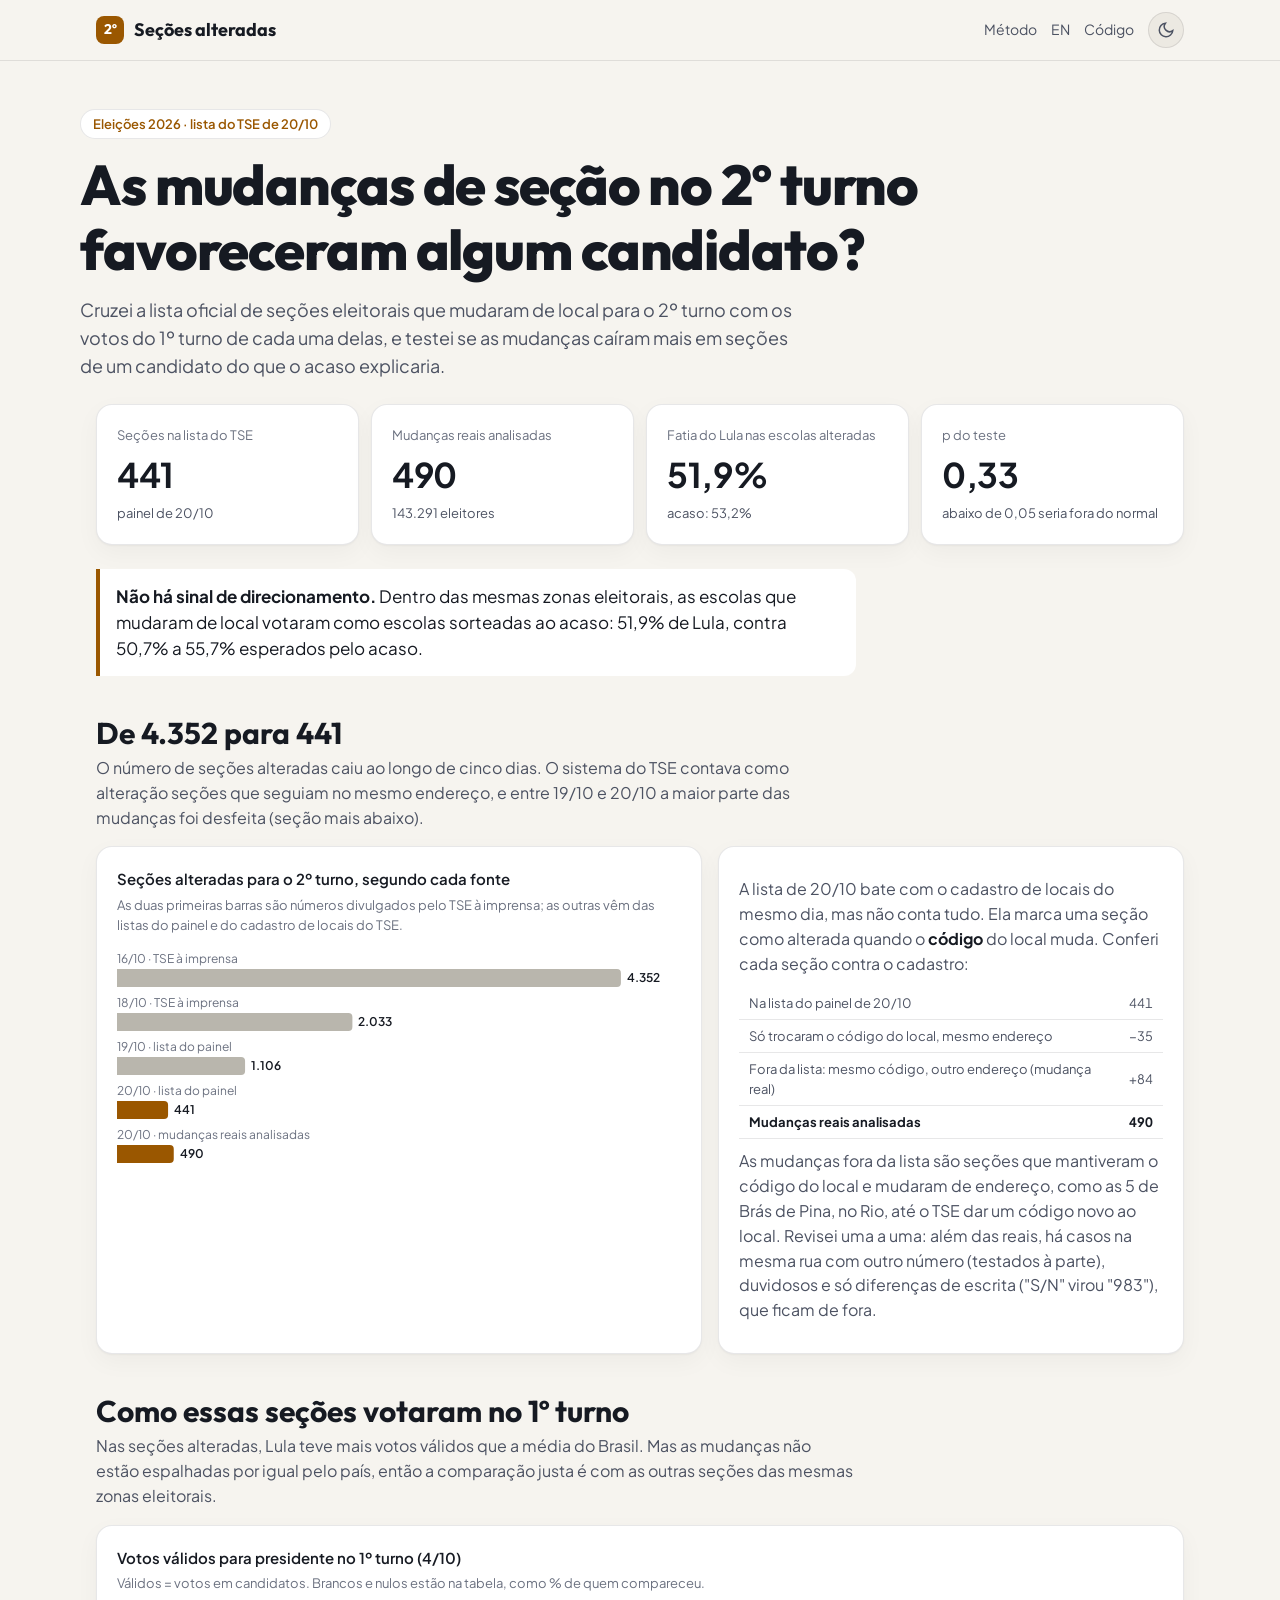
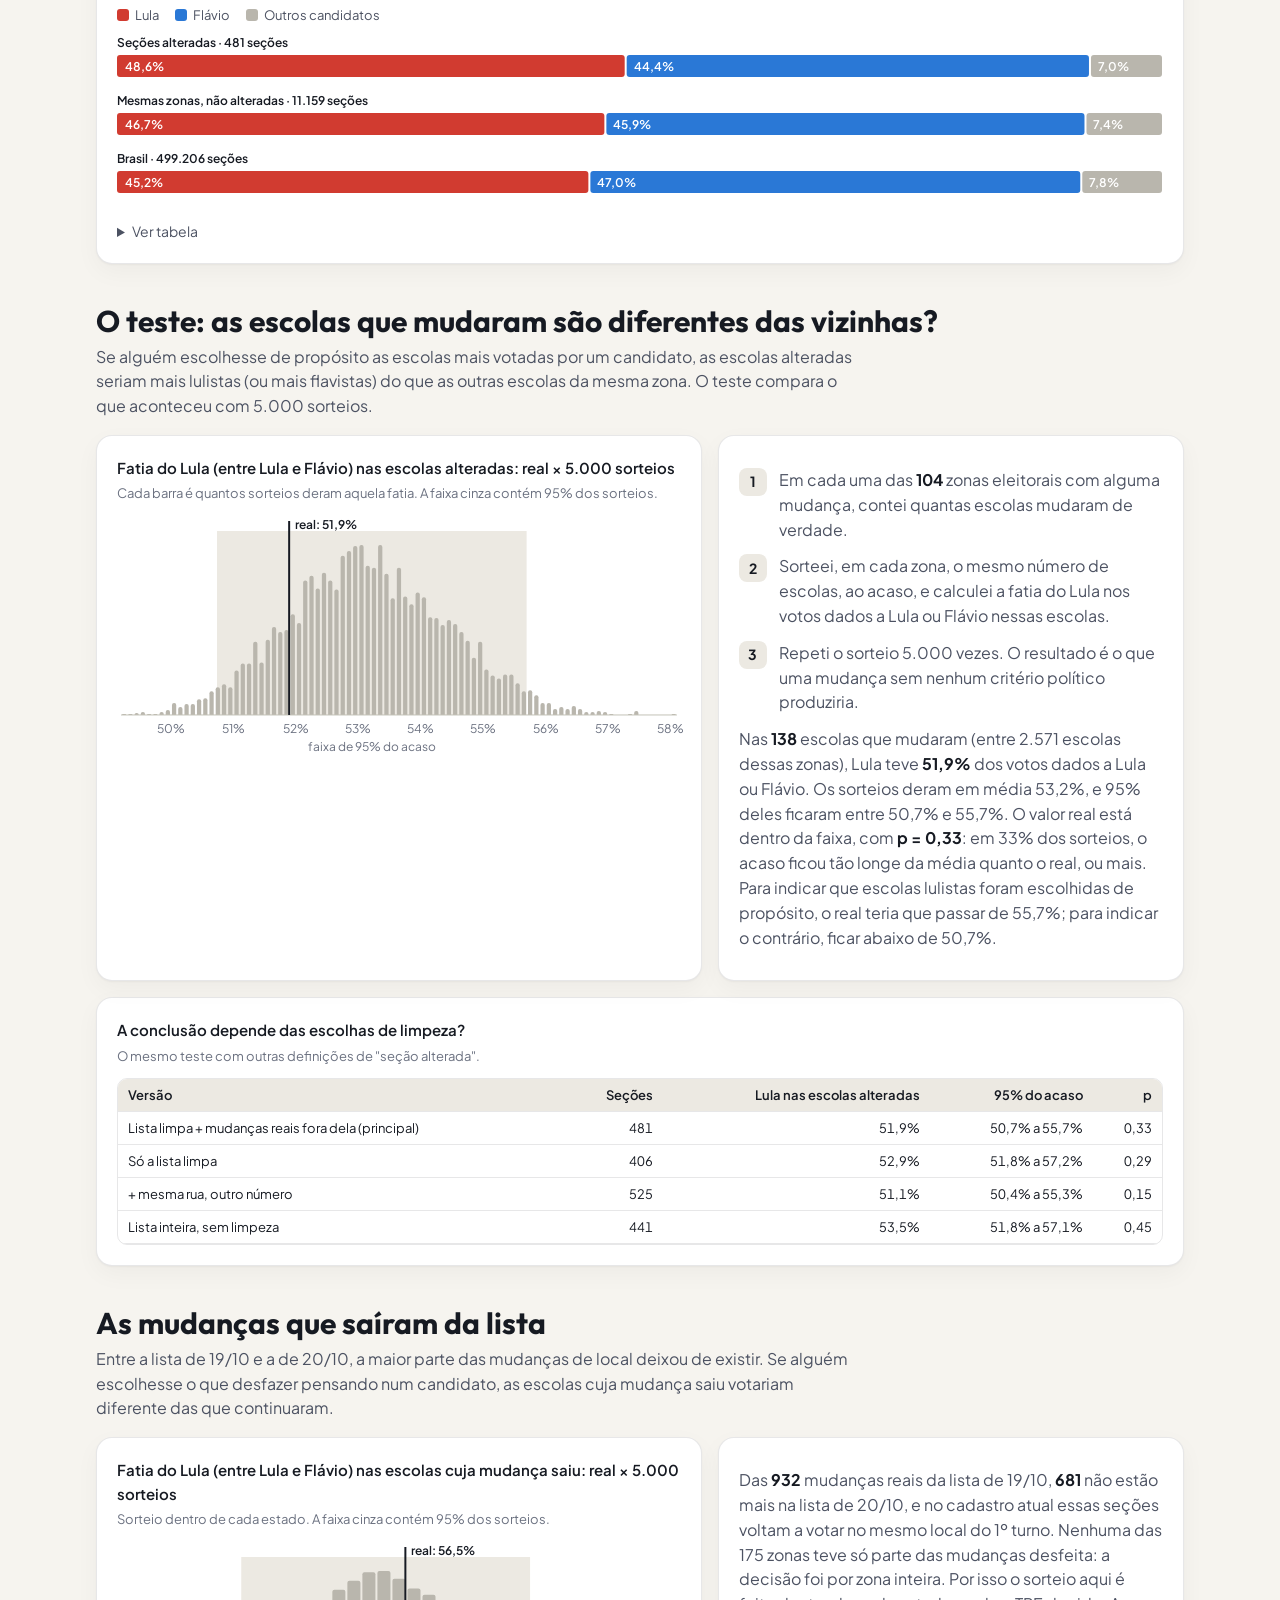
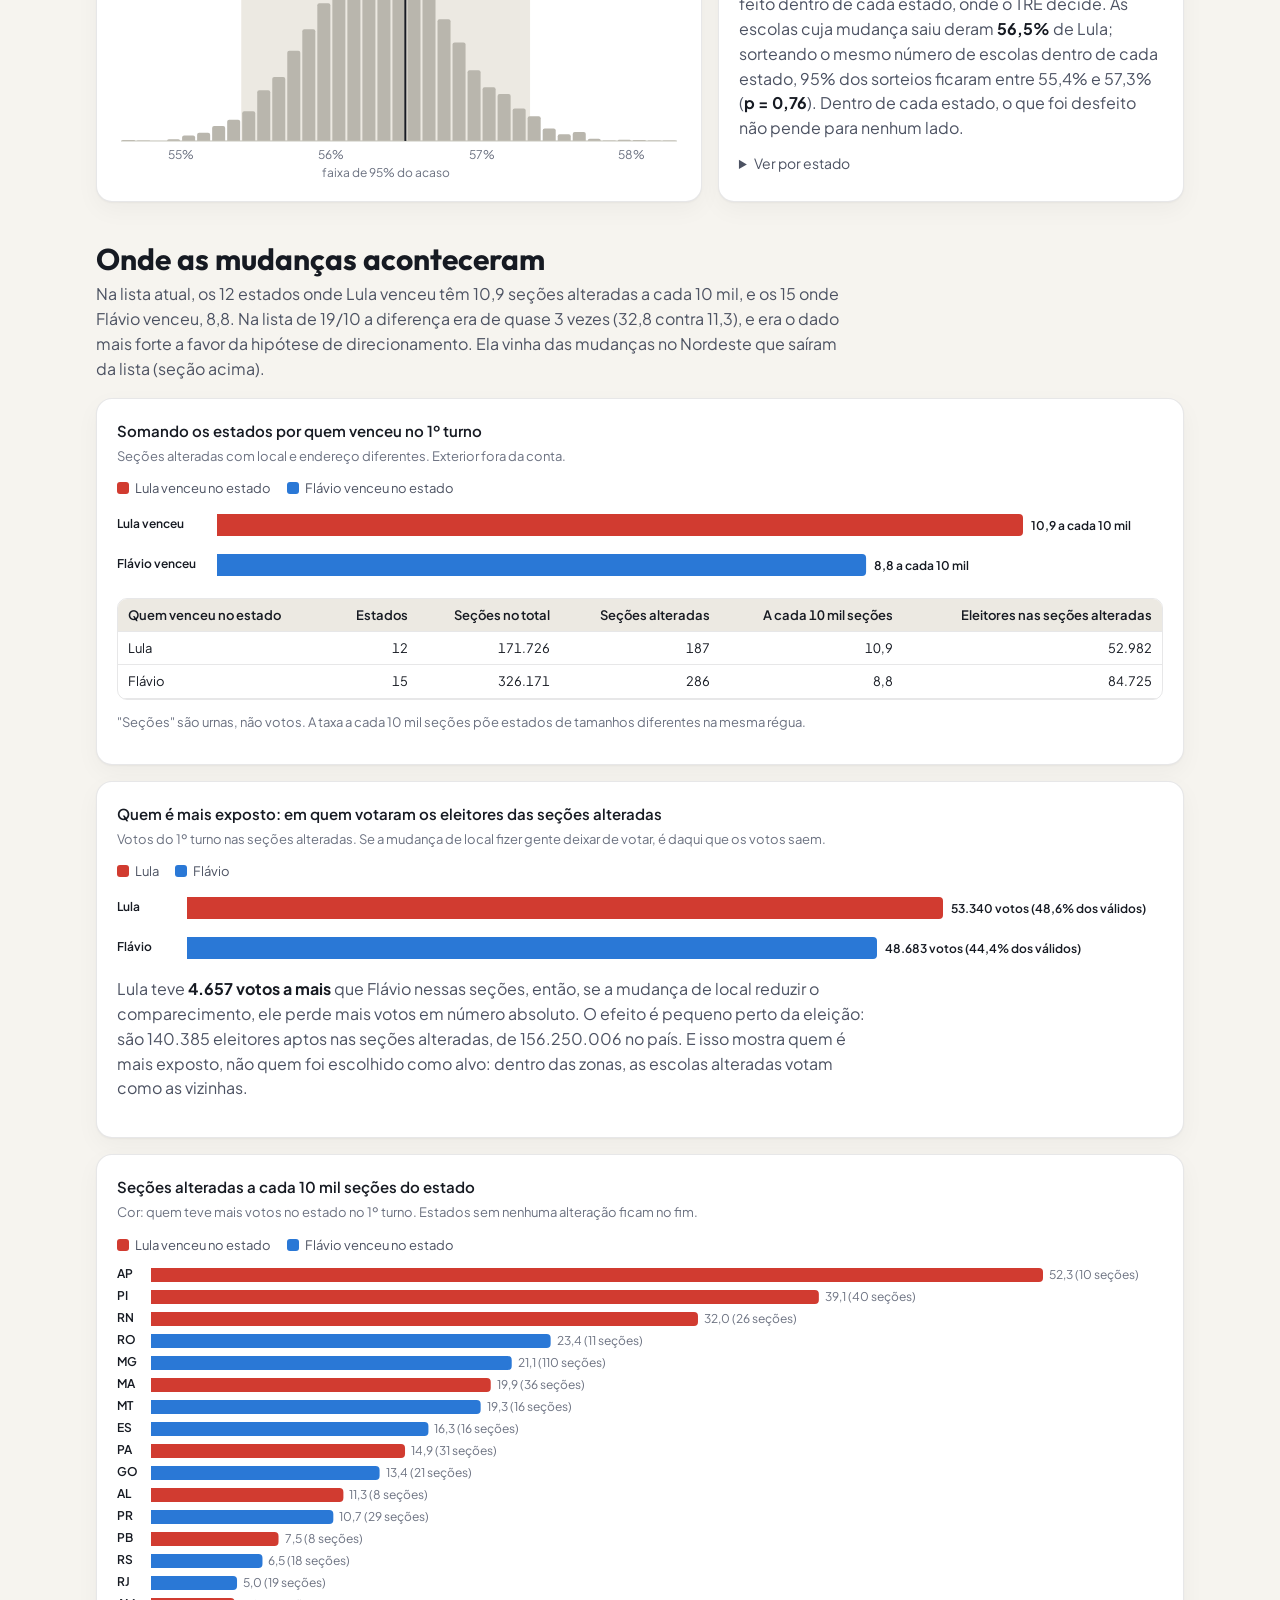
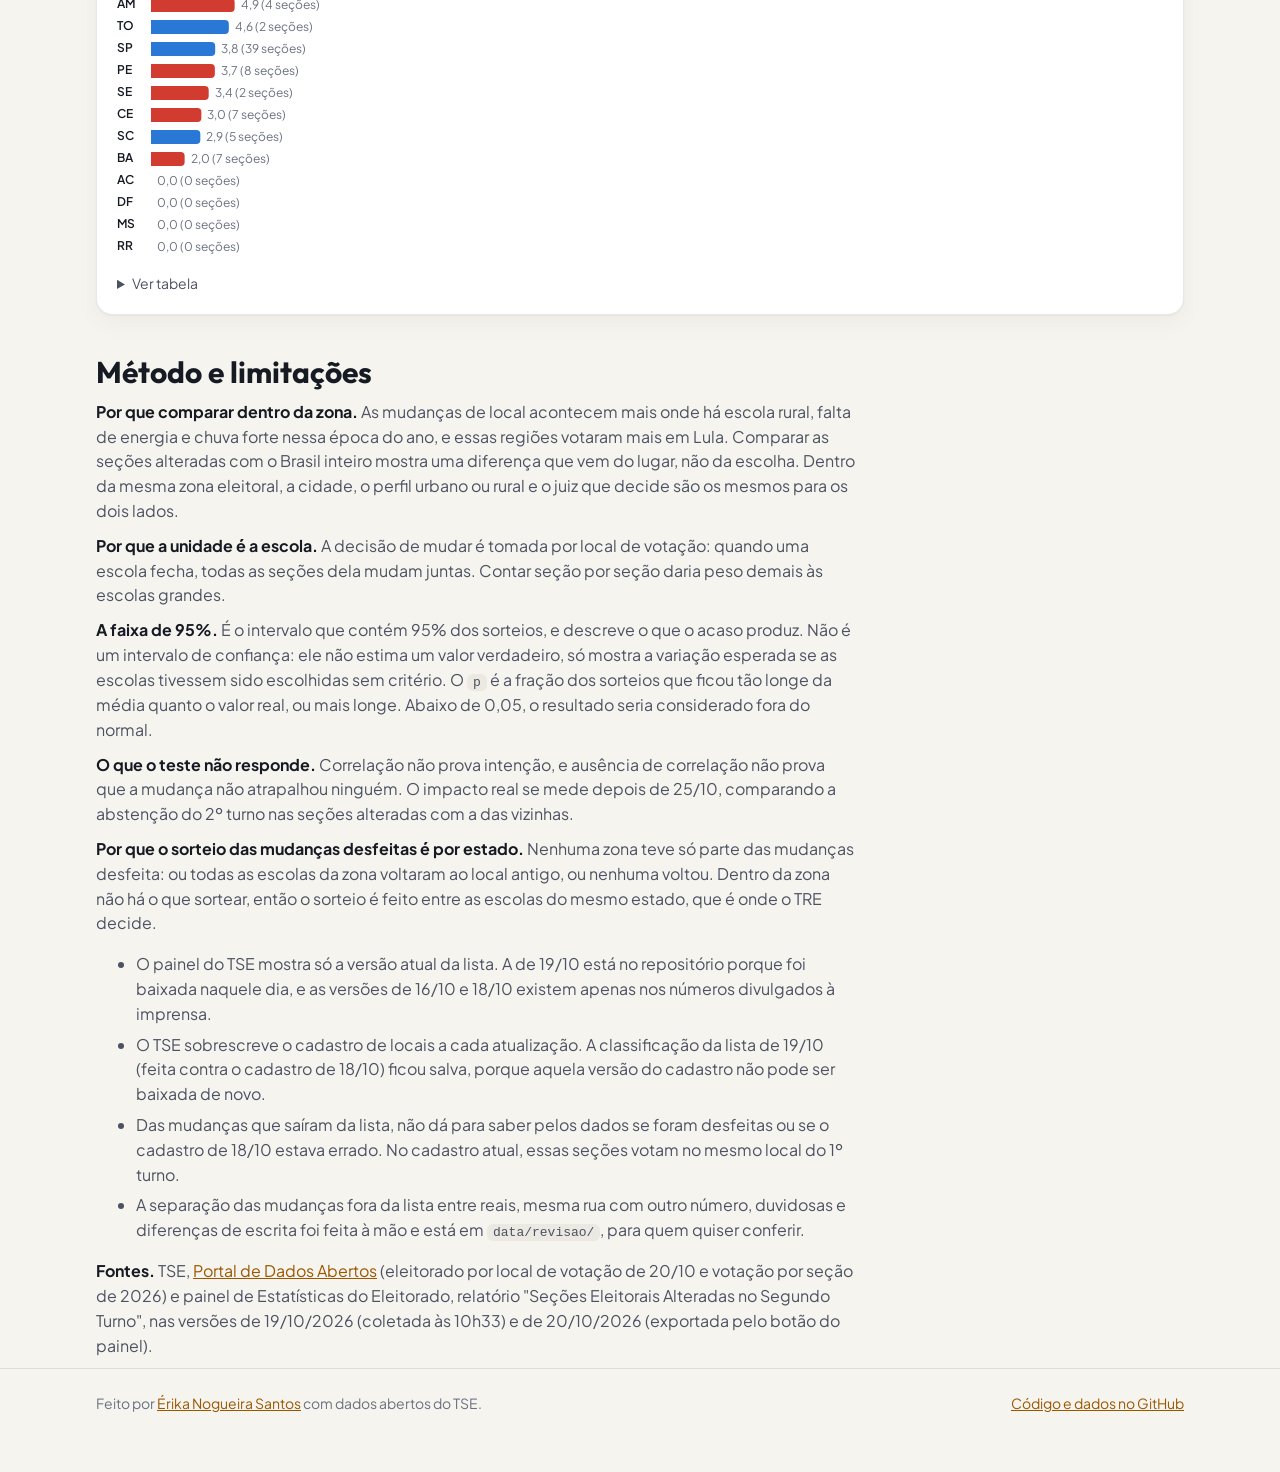
<file: site/index.html>
<!doctype html>
<html lang="pt-BR">
  <head>
    <meta charset="utf-8" />
    <meta name="viewport" content="width=device-width, initial-scale=1" />
    <title>Seções alteradas no 2º turno</title>
    <meta name="description" content="As mudanças de local de votação para o 2º turno de 2026 favoreceram algum candidato? Cruzamento da lista do TSE com os votos do 1º turno, seção por seção, e teste de permutação dentro de cada zona eleitoral." />
    <meta property="og:title" content="Seções alteradas no 2º turno de 2026" />
    <meta property="og:description" content="As mudanças de local de votação favoreceram algum candidato? Dados abertos do TSE, seção por seção." />
    <meta property="og:type" content="website" />
    <meta name="color-scheme" content="light dark" />
    <script>
      // Tema antes do primeiro paint: escolha salva > preferência do sistema.
      (function () {
        var t = null;
        try { t = localStorage.getItem("tema"); } catch (e) {}
        if (t === "light" || t === "dark") document.documentElement.setAttribute("data-theme", t);
      })();
    </script>
    <link rel="preconnect" href="https://fonts.googleapis.com" />
    <link rel="preconnect" href="https://fonts.gstatic.com" crossorigin />
    <link href="https://fonts.googleapis.com/css2?family=Outfit:wght@600;700;800&family=Plus+Jakarta+Sans:wght@400;500;600;700&display=swap" rel="stylesheet" />
    <link rel="alternate" hreflang="en" href="en/" />
    <link rel="stylesheet" href="style.css" />
  </head>
  <body>
    <header class="topo">
      <div class="wrap">
        <a class="marca" href="./"><span>2º</span>Seções alteradas</a>
        <nav>
          <a href="#metodo">Método</a>
          <a href="en/" lang="en" hreflang="en" title="English version">EN</a>
          <a href="https://github.com/ErikaNSantos/secoes-2turno-2026">Código</a>
          <button class="btn-tema" id="btn-tema" type="button" aria-label="Alternar tema"></button>
        </nav>
      </div>
    </header>

    <div class="wrap abertura">
      <span class="selo">Eleições 2026 · lista do TSE de 20/10</span>
      <h1>As mudanças de seção no 2º turno favoreceram algum candidato?</h1>
      <p>Cruzei a lista oficial de seções eleitorais que mudaram de local para o 2º turno com os votos do 1º turno de cada uma delas, e testei se as mudanças caíram mais em seções de um candidato do que o acaso explicaria.</p>
    </div>

    <main class="wrap">
      <div class="tiles" id="tiles"></div>

      <div class="veredito" id="veredito"></div>

      <section class="bloco">
        <h2>De 4.352 para 441</h2>
        <p class="lead">O número de seções alteradas caiu ao longo de cinco dias. O sistema do TSE contava como alteração seções que seguiam no mesmo endereço, e entre 19/10 e 20/10 a maior parte das mudanças foi desfeita (seção mais abaixo).</p>
        <div class="grade-2">
          <div class="cartao">
            <p class="titulo-grafico">Seções alteradas para o 2º turno, segundo cada fonte</p>
            <p class="sub-grafico">As duas primeiras barras são números divulgados pelo TSE à imprensa; as outras vêm das listas do painel e do cadastro de locais do TSE.</p>
            <div class="grafico" id="g-funil"></div>
          </div>
          <div class="cartao texto">
            <p>A lista de 20/10 bate com o cadastro de locais do mesmo dia, mas não conta tudo. Ela marca uma seção como alterada quando o <strong>código</strong> do local muda. Conferi cada seção contra o cadastro:</p>
            <div id="limpeza"></div>
            <p>As mudanças fora da lista são seções que mantiveram o código do local e mudaram de endereço, como as 5 de Brás de Pina, no Rio, até o TSE dar um código novo ao local. Revisei uma a uma: além das reais, há casos na mesma rua com outro número (testados à parte), duvidosos e só diferenças de escrita ("S/N" virou "983"), que ficam de fora.</p>
          </div>
        </div>
      </section>

      <section class="bloco">
        <h2>Como essas seções votaram no 1º turno</h2>
        <p class="lead">Nas seções alteradas, Lula teve mais votos válidos que a média do Brasil. Mas as mudanças não estão espalhadas por igual pelo país, então a comparação justa é com as outras seções das mesmas zonas eleitorais.</p>
        <div class="cartao">
          <p class="titulo-grafico">Votos válidos para presidente no 1º turno (4/10)</p>
          <p class="sub-grafico">Válidos = votos em candidatos. Brancos e nulos estão na tabela, como % de quem compareceu.</p>
          <div class="legenda" id="leg-votos"></div>
          <div class="grafico" id="g-votos"></div>
          <details class="tabela"><summary>Ver tabela</summary><div class="tabela-rolagem" id="t-votos"></div></details>
        </div>
      </section>

      <section class="bloco">
        <h2>O teste: as escolas que mudaram são diferentes das vizinhas?</h2>
        <p class="lead">Se alguém escolhesse de propósito as escolas mais votadas por um candidato, as escolas alteradas seriam mais lulistas (ou mais flavistas) do que as outras escolas da mesma zona. O teste compara o que aconteceu com 5.000 sorteios.</p>
        <div class="grade-2">
          <div class="cartao">
            <p class="titulo-grafico">Fatia do Lula (entre Lula e Flávio) nas escolas alteradas: real × 5.000 sorteios</p>
            <p class="sub-grafico">Cada barra é quantos sorteios deram aquela fatia. A faixa cinza contém 95% dos sorteios.</p>
            <div class="grafico" id="g-perm"></div>
          </div>
          <div class="cartao texto">
            <ol class="passos">
              <li>Em cada uma das <strong id="n-zonas"></strong> zonas eleitorais com alguma mudança, contei quantas escolas mudaram de verdade.</li>
              <li>Sorteei, em cada zona, o mesmo número de escolas, ao acaso, e calculei a fatia do Lula nos votos dados a Lula ou Flávio nessas escolas.</li>
              <li>Repeti o sorteio 5.000 vezes. O resultado é o que uma mudança sem nenhum critério político produziria.</li>
            </ol>
            <p id="txt-perm"></p>
          </div>
        </div>
        <div class="cartao" style="margin-top:16px">
          <p class="titulo-grafico">A conclusão depende das escolhas de limpeza?</p>
          <p class="sub-grafico">O mesmo teste com outras definições de "seção alterada".</p>
          <div class="tabela-rolagem" id="t-robustez"></div>
        </div>
      </section>

      <section class="bloco">
        <h2>As mudanças que saíram da lista</h2>
        <p class="lead">Entre a lista de 19/10 e a de 20/10, a maior parte das mudanças de local deixou de existir. Se alguém escolhesse o que desfazer pensando num candidato, as escolas cuja mudança saiu votariam diferente das que continuaram.</p>
        <div class="grade-2">
          <div class="cartao">
            <p class="titulo-grafico">Fatia do Lula (entre Lula e Flávio) nas escolas cuja mudança saiu: real × 5.000 sorteios</p>
            <p class="sub-grafico">Sorteio dentro de cada estado. A faixa cinza contém 95% dos sorteios.</p>
            <div class="grafico" id="g-saidas"></div>
          </div>
          <div class="cartao texto">
            <p id="txt-saidas"></p>
            <details class="tabela"><summary>Ver por estado</summary><div class="tabela-rolagem" id="t-saidas"></div></details>
          </div>
        </div>
      </section>

      <section class="bloco">
        <h2>Onde as mudanças aconteceram</h2>
        <p class="lead" id="lead-estados"></p>
        <div class="cartao" style="margin-bottom:16px">
          <p class="titulo-grafico">Somando os estados por quem venceu no 1º turno</p>
          <p class="sub-grafico">Seções alteradas com local e endereço diferentes. Exterior fora da conta.</p>
          <div class="legenda" id="leg-vencedor"></div>
          <div class="grafico" id="g-vencedor"></div>
          <div class="tabela-rolagem" id="t-vencedor" style="margin-top:12px"></div>
          <p class="sub-grafico" style="margin-top:12px">"Seções" são urnas, não votos. A taxa a cada 10 mil seções põe estados de tamanhos diferentes na mesma régua.</p>
        </div>
        <div class="cartao" style="margin-bottom:16px">
          <p class="titulo-grafico">Quem é mais exposto: em quem votaram os eleitores das seções alteradas</p>
          <p class="sub-grafico">Votos do 1º turno nas seções alteradas. Se a mudança de local fizer gente deixar de votar, é daqui que os votos saem.</p>
          <div class="legenda" id="leg-expostos"></div>
          <div class="grafico" id="g-expostos"></div>
          <p class="texto" id="txt-expostos" style="margin-top:8px"></p>
        </div>
        <div class="cartao">
          <p class="titulo-grafico">Seções alteradas a cada 10 mil seções do estado</p>
          <p class="sub-grafico">Cor: quem teve mais votos no estado no 1º turno. Estados sem nenhuma alteração ficam no fim.</p>
          <div class="legenda" id="leg-estados"></div>
          <div class="grafico" id="g-estados"></div>
          <details class="tabela"><summary>Ver tabela</summary><div class="tabela-rolagem" id="t-estados"></div></details>
        </div>
      </section>

      <section class="bloco" id="metodo">
        <h2>Método e limitações</h2>
        <div class="texto metodo">
          <p><strong>Por que comparar dentro da zona.</strong> As mudanças de local acontecem mais onde há escola rural, falta de energia e chuva forte nessa época do ano, e essas regiões votaram mais em Lula. Comparar as seções alteradas com o Brasil inteiro mostra uma diferença que vem do lugar, não da escolha. Dentro da mesma zona eleitoral, a cidade, o perfil urbano ou rural e o juiz que decide são os mesmos para os dois lados.</p>
          <p><strong>Por que a unidade é a escola.</strong> A decisão de mudar é tomada por local de votação: quando uma escola fecha, todas as seções dela mudam juntas. Contar seção por seção daria peso demais às escolas grandes.</p>
          <p><strong>A faixa de 95%.</strong> É o intervalo que contém 95% dos sorteios, e descreve o que o acaso produz. Não é um intervalo de confiança: ele não estima um valor verdadeiro, só mostra a variação esperada se as escolas tivessem sido escolhidas sem critério. O <code>p</code> é a fração dos sorteios que ficou tão longe da média quanto o valor real, ou mais longe. Abaixo de 0,05, o resultado seria considerado fora do normal.</p>
          <p><strong>O que o teste não responde.</strong> Correlação não prova intenção, e ausência de correlação não prova que a mudança não atrapalhou ninguém. O impacto real se mede depois de 25/10, comparando a abstenção do 2º turno nas seções alteradas com a das vizinhas.</p>
          <p><strong>Por que o sorteio das mudanças desfeitas é por estado.</strong> Nenhuma zona teve só parte das mudanças desfeita: ou todas as escolas da zona voltaram ao local antigo, ou nenhuma voltou. Dentro da zona não há o que sortear, então o sorteio é feito entre as escolas do mesmo estado, que é onde o TRE decide.</p>
          <ul>
            <li>O painel do TSE mostra só a versão atual da lista. A de 19/10 está no repositório porque foi baixada naquele dia, e as versões de 16/10 e 18/10 existem apenas nos números divulgados à imprensa.</li>
            <li>O TSE sobrescreve o cadastro de locais a cada atualização. A classificação da lista de 19/10 (feita contra o cadastro de 18/10) ficou salva, porque aquela versão do cadastro não pode ser baixada de novo.</li>
            <li>Das mudanças que saíram da lista, não dá para saber pelos dados se foram desfeitas ou se o cadastro de 18/10 estava errado. No cadastro atual, essas seções votam no mesmo local do 1º turno.</li>
            <li>A separação das mudanças fora da lista entre reais, mesma rua com outro número, duvidosas e diferenças de escrita foi feita à mão e está em <code>data/revisao/</code>, para quem quiser conferir.</li>
          </ul>
          <p><strong>Fontes.</strong> TSE, <a href="https://dadosabertos.tse.jus.br/">Portal de Dados Abertos</a> (eleitorado por local de votação de 20/10 e votação por seção de 2026) e painel de Estatísticas do Eleitorado, relatório "Seções Eleitorais Alteradas no Segundo Turno", nas versões de 19/10/2026 (coletada às 10h33) e de 20/10/2026 (exportada pelo botão do painel).</p>
        </div>
      </section>
    </main>

    <footer>
      <div class="wrap">
        <span>Feito por <a href="https://erikansantos.github.io">Érika Nogueira Santos</a> com dados abertos do TSE.</span>
        <a href="https://github.com/ErikaNSantos/secoes-2turno-2026">Código e dados no GitHub</a>
      </div>
    </footer>

    <div class="tooltip" id="tooltip" role="status" aria-live="polite"></div>
    <script src="app.js"></script>
  </body>
</html>
</file>
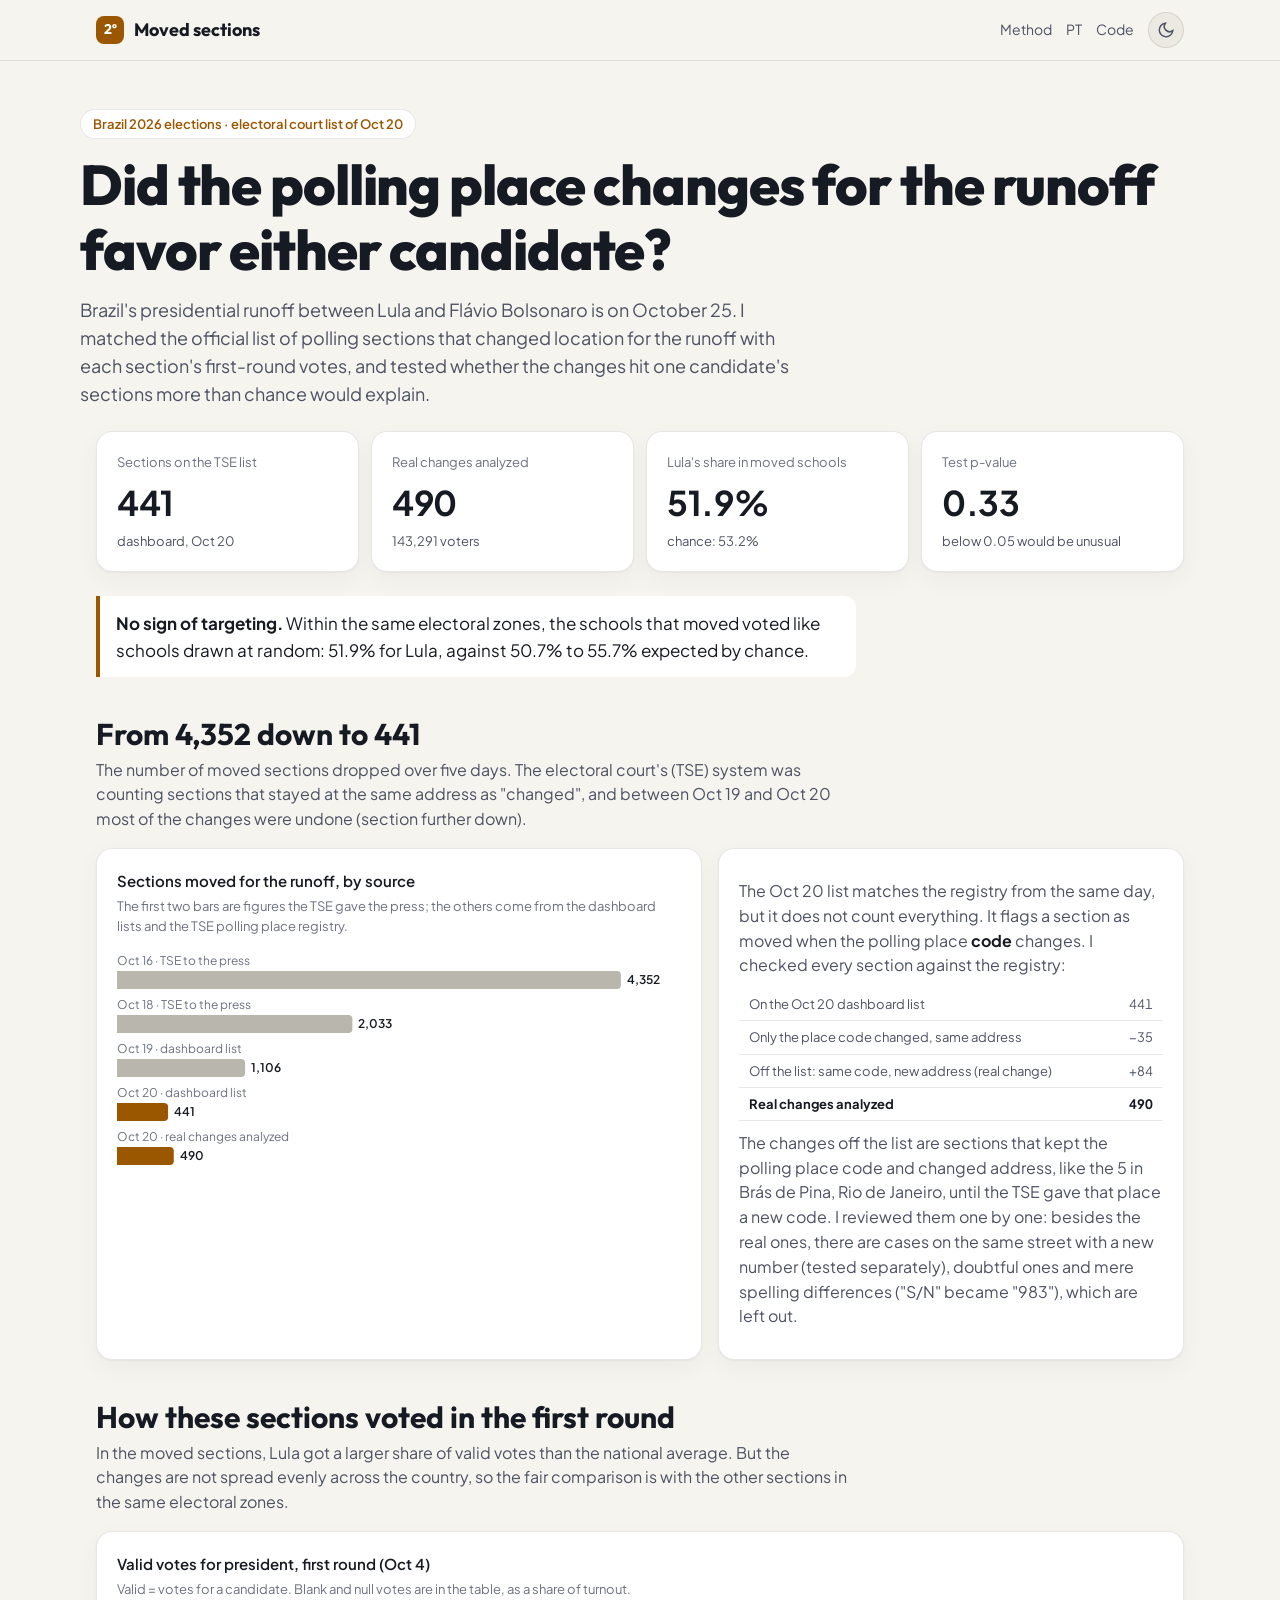
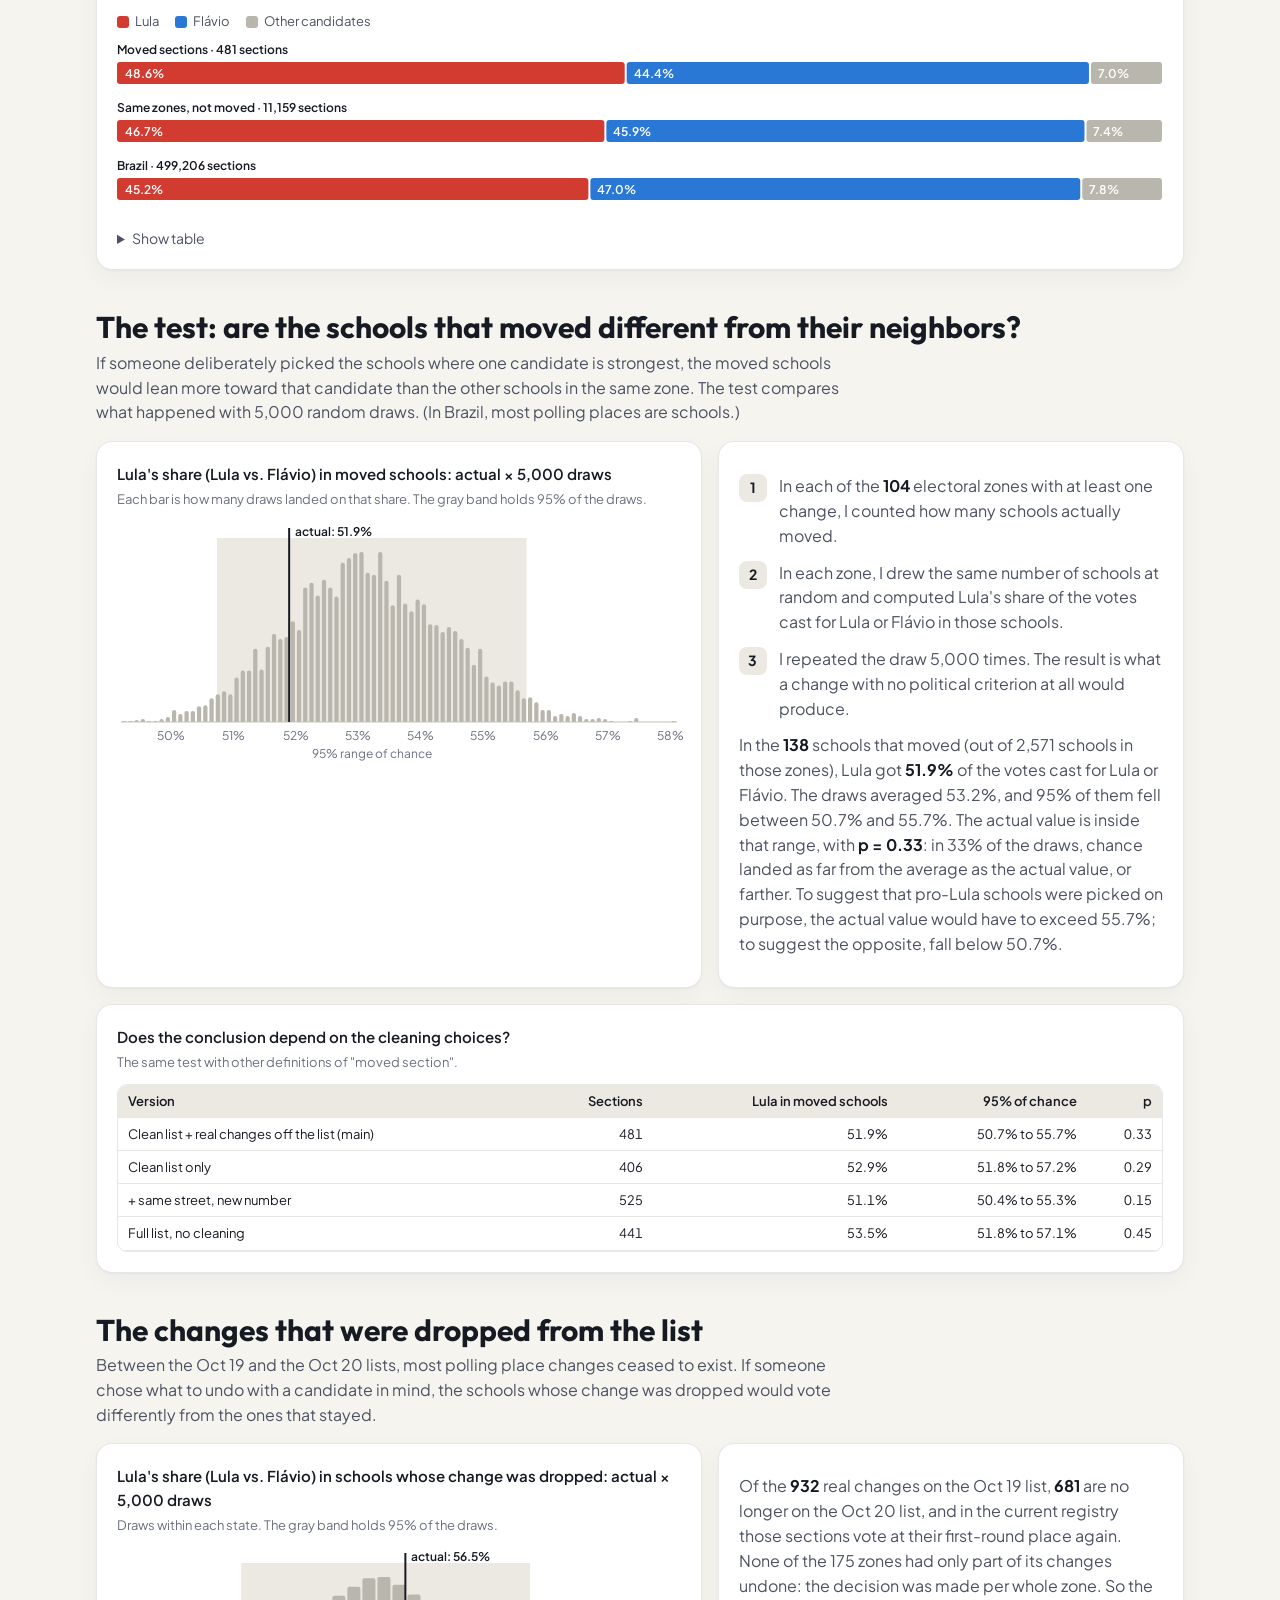
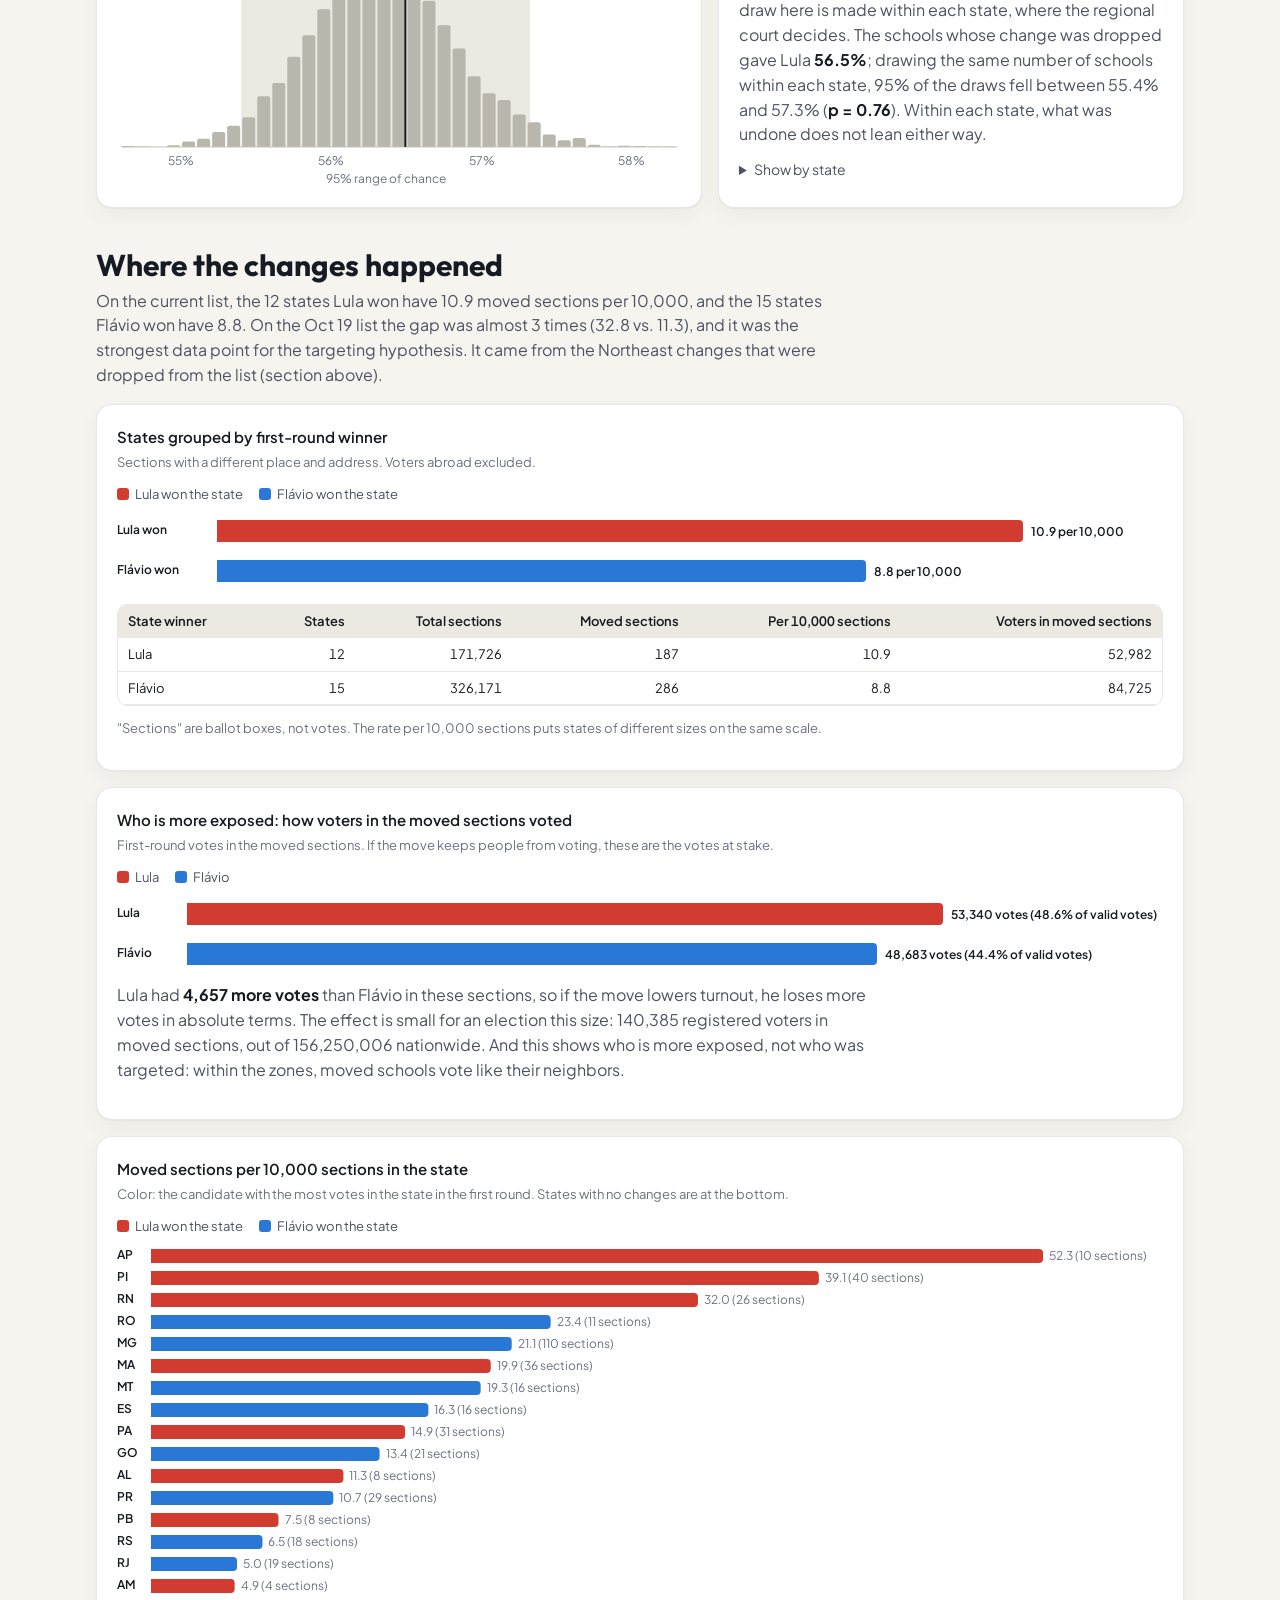
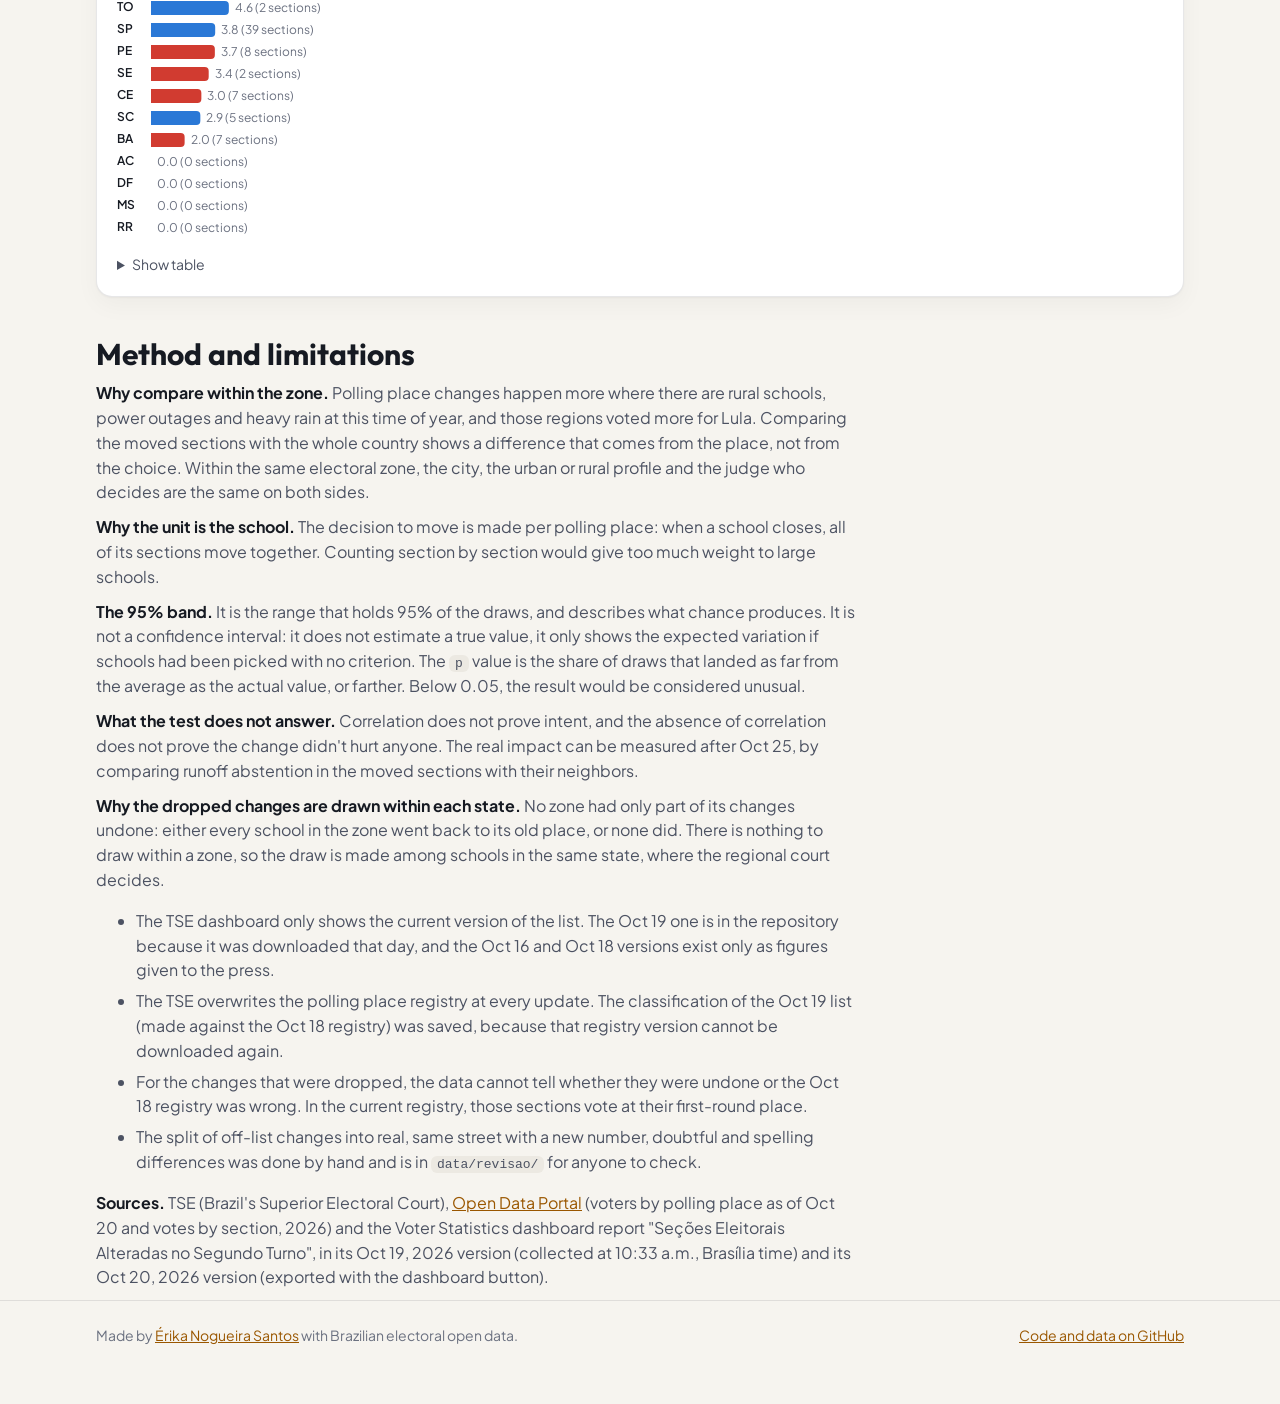
<file: site/en/index.html>
<!doctype html>
<html lang="en">
  <head>
    <meta charset="utf-8" />
    <meta name="viewport" content="width=device-width, initial-scale=1" />
    <title>Moved polling sections in Brazil's runoff</title>
    <meta name="description" content="Did the polling place changes for Brazil's 2026 presidential runoff favor either candidate? The electoral court's list matched with first-round votes, section by section, and a permutation test within each electoral zone." />
    <meta property="og:title" content="Moved polling sections in Brazil's 2026 runoff" />
    <meta property="og:description" content="Did the polling place changes favor either candidate? Brazilian electoral open data, section by section." />
    <meta property="og:type" content="website" />
    <meta name="color-scheme" content="light dark" />
    <script>
      // Tema antes do primeiro paint: escolha salva > preferência do sistema.
      (function () {
        var t = null;
        try { t = localStorage.getItem("tema"); } catch (e) {}
        if (t === "light" || t === "dark") document.documentElement.setAttribute("data-theme", t);
      })();
    </script>
    <link rel="preconnect" href="https://fonts.googleapis.com" />
    <link rel="preconnect" href="https://fonts.gstatic.com" crossorigin />
    <link href="https://fonts.googleapis.com/css2?family=Outfit:wght@600;700;800&family=Plus+Jakarta+Sans:wght@400;500;600;700&display=swap" rel="stylesheet" />
    <link rel="alternate" hreflang="pt-BR" href="../" />
    <link rel="stylesheet" href="../style.css" />
  </head>
  <body>
    <header class="topo">
      <div class="wrap">
        <a class="marca" href="./"><span>2º</span>Moved sections</a>
        <nav>
          <a href="#metodo">Method</a>
          <a href="../" lang="pt-BR" hreflang="pt-BR" title="Versão em português">PT</a>
          <a href="https://github.com/ErikaNSantos/secoes-2turno-2026">Code</a>
          <button class="btn-tema" id="btn-tema" type="button" aria-label="Toggle theme"></button>
        </nav>
      </div>
    </header>

    <div class="wrap abertura">
      <span class="selo">Brazil 2026 elections · electoral court list of Oct 20</span>
      <h1>Did the polling place changes for the runoff favor either candidate?</h1>
      <p>Brazil's presidential runoff between Lula and Flávio Bolsonaro is on October 25. I matched the official list of polling sections that changed location for the runoff with each section's first-round votes, and tested whether the changes hit one candidate's sections more than chance would explain.</p>
    </div>

    <main class="wrap">
      <div class="tiles" id="tiles"></div>

      <div class="veredito" id="veredito"></div>

      <section class="bloco">
        <h2>From 4,352 down to 441</h2>
        <p class="lead">The number of moved sections dropped over five days. The electoral court's (TSE) system was counting sections that stayed at the same address as "changed", and between Oct 19 and Oct 20 most of the changes were undone (section further down).</p>
        <div class="grade-2">
          <div class="cartao">
            <p class="titulo-grafico">Sections moved for the runoff, by source</p>
            <p class="sub-grafico">The first two bars are figures the TSE gave the press; the others come from the dashboard lists and the TSE polling place registry.</p>
            <div class="grafico" id="g-funil"></div>
          </div>
          <div class="cartao texto">
            <p>The Oct 20 list matches the registry from the same day, but it does not count everything. It flags a section as moved when the polling place <strong>code</strong> changes. I checked every section against the registry:</p>
            <div id="limpeza"></div>
            <p>The changes off the list are sections that kept the polling place code and changed address, like the 5 in Brás de Pina, Rio de Janeiro, until the TSE gave that place a new code. I reviewed them one by one: besides the real ones, there are cases on the same street with a new number (tested separately), doubtful ones and mere spelling differences ("S/N" became "983"), which are left out.</p>
          </div>
        </div>
      </section>

      <section class="bloco">
        <h2>How these sections voted in the first round</h2>
        <p class="lead">In the moved sections, Lula got a larger share of valid votes than the national average. But the changes are not spread evenly across the country, so the fair comparison is with the other sections in the same electoral zones.</p>
        <div class="cartao">
          <p class="titulo-grafico">Valid votes for president, first round (Oct 4)</p>
          <p class="sub-grafico">Valid = votes for a candidate. Blank and null votes are in the table, as a share of turnout.</p>
          <div class="legenda" id="leg-votos"></div>
          <div class="grafico" id="g-votos"></div>
          <details class="tabela"><summary>Show table</summary><div class="tabela-rolagem" id="t-votos"></div></details>
        </div>
      </section>

      <section class="bloco">
        <h2>The test: are the schools that moved different from their neighbors?</h2>
        <p class="lead">If someone deliberately picked the schools where one candidate is strongest, the moved schools would lean more toward that candidate than the other schools in the same zone. The test compares what happened with 5,000 random draws. (In Brazil, most polling places are schools.)</p>
        <div class="grade-2">
          <div class="cartao">
            <p class="titulo-grafico">Lula's share (Lula vs. Flávio) in moved schools: actual × 5,000 draws</p>
            <p class="sub-grafico">Each bar is how many draws landed on that share. The gray band holds 95% of the draws.</p>
            <div class="grafico" id="g-perm"></div>
          </div>
          <div class="cartao texto">
            <ol class="passos">
              <li>In each of the <strong id="n-zonas"></strong> electoral zones with at least one change, I counted how many schools actually moved.</li>
              <li>In each zone, I drew the same number of schools at random and computed Lula's share of the votes cast for Lula or Flávio in those schools.</li>
              <li>I repeated the draw 5,000 times. The result is what a change with no political criterion at all would produce.</li>
            </ol>
            <p id="txt-perm"></p>
          </div>
        </div>
        <div class="cartao" style="margin-top:16px">
          <p class="titulo-grafico">Does the conclusion depend on the cleaning choices?</p>
          <p class="sub-grafico">The same test with other definitions of "moved section".</p>
          <div class="tabela-rolagem" id="t-robustez"></div>
        </div>
      </section>

      <section class="bloco">
        <h2>The changes that were dropped from the list</h2>
        <p class="lead">Between the Oct 19 and the Oct 20 lists, most polling place changes ceased to exist. If someone chose what to undo with a candidate in mind, the schools whose change was dropped would vote differently from the ones that stayed.</p>
        <div class="grade-2">
          <div class="cartao">
            <p class="titulo-grafico">Lula's share (Lula vs. Flávio) in schools whose change was dropped: actual × 5,000 draws</p>
            <p class="sub-grafico">Draws within each state. The gray band holds 95% of the draws.</p>
            <div class="grafico" id="g-saidas"></div>
          </div>
          <div class="cartao texto">
            <p id="txt-saidas"></p>
            <details class="tabela"><summary>Show by state</summary><div class="tabela-rolagem" id="t-saidas"></div></details>
          </div>
        </div>
      </section>

      <section class="bloco">
        <h2>Where the changes happened</h2>
        <p class="lead" id="lead-estados"></p>
        <div class="cartao" style="margin-bottom:16px">
          <p class="titulo-grafico">States grouped by first-round winner</p>
          <p class="sub-grafico">Sections with a different place and address. Voters abroad excluded.</p>
          <div class="legenda" id="leg-vencedor"></div>
          <div class="grafico" id="g-vencedor"></div>
          <div class="tabela-rolagem" id="t-vencedor" style="margin-top:12px"></div>
          <p class="sub-grafico" style="margin-top:12px">"Sections" are ballot boxes, not votes. The rate per 10,000 sections puts states of different sizes on the same scale.</p>
        </div>
        <div class="cartao" style="margin-bottom:16px">
          <p class="titulo-grafico">Who is more exposed: how voters in the moved sections voted</p>
          <p class="sub-grafico">First-round votes in the moved sections. If the move keeps people from voting, these are the votes at stake.</p>
          <div class="legenda" id="leg-expostos"></div>
          <div class="grafico" id="g-expostos"></div>
          <p class="texto" id="txt-expostos" style="margin-top:8px"></p>
        </div>
        <div class="cartao">
          <p class="titulo-grafico">Moved sections per 10,000 sections in the state</p>
          <p class="sub-grafico">Color: the candidate with the most votes in the state in the first round. States with no changes are at the bottom.</p>
          <div class="legenda" id="leg-estados"></div>
          <div class="grafico" id="g-estados"></div>
          <details class="tabela"><summary>Show table</summary><div class="tabela-rolagem" id="t-estados"></div></details>
        </div>
      </section>

      <section class="bloco" id="metodo">
        <h2>Method and limitations</h2>
        <div class="texto metodo">
          <p><strong>Why compare within the zone.</strong> Polling place changes happen more where there are rural schools, power outages and heavy rain at this time of year, and those regions voted more for Lula. Comparing the moved sections with the whole country shows a difference that comes from the place, not from the choice. Within the same electoral zone, the city, the urban or rural profile and the judge who decides are the same on both sides.</p>
          <p><strong>Why the unit is the school.</strong> The decision to move is made per polling place: when a school closes, all of its sections move together. Counting section by section would give too much weight to large schools.</p>
          <p><strong>The 95% band.</strong> It is the range that holds 95% of the draws, and describes what chance produces. It is not a confidence interval: it does not estimate a true value, it only shows the expected variation if schools had been picked with no criterion. The <code>p</code> value is the share of draws that landed as far from the average as the actual value, or farther. Below 0.05, the result would be considered unusual.</p>
          <p><strong>What the test does not answer.</strong> Correlation does not prove intent, and the absence of correlation does not prove the change didn't hurt anyone. The real impact can be measured after Oct 25, by comparing runoff abstention in the moved sections with their neighbors.</p>
          <p><strong>Why the dropped changes are drawn within each state.</strong> No zone had only part of its changes undone: either every school in the zone went back to its old place, or none did. There is nothing to draw within a zone, so the draw is made among schools in the same state, where the regional court decides.</p>
          <ul>
            <li>The TSE dashboard only shows the current version of the list. The Oct 19 one is in the repository because it was downloaded that day, and the Oct 16 and Oct 18 versions exist only as figures given to the press.</li>
            <li>The TSE overwrites the polling place registry at every update. The classification of the Oct 19 list (made against the Oct 18 registry) was saved, because that registry version cannot be downloaded again.</li>
            <li>For the changes that were dropped, the data cannot tell whether they were undone or the Oct 18 registry was wrong. In the current registry, those sections vote at their first-round place.</li>
            <li>The split of off-list changes into real, same street with a new number, doubtful and spelling differences was done by hand and is in <code>data/revisao/</code> for anyone to check.</li>
          </ul>
          <p><strong>Sources.</strong> TSE (Brazil's Superior Electoral Court), <a href="https://dadosabertos.tse.jus.br/">Open Data Portal</a> (voters by polling place as of Oct 20 and votes by section, 2026) and the Voter Statistics dashboard report "Seções Eleitorais Alteradas no Segundo Turno", in its Oct 19, 2026 version (collected at 10:33 a.m., Brasília time) and its Oct 20, 2026 version (exported with the dashboard button).</p>
        </div>
      </section>
    </main>

    <footer>
      <div class="wrap">
        <span>Made by <a href="https://erikansantos.github.io">Érika Nogueira Santos</a> with Brazilian electoral open data.</span>
        <a href="https://github.com/ErikaNSantos/secoes-2turno-2026">Code and data on GitHub</a>
      </div>
    </footer>

    <div class="tooltip" id="tooltip" role="status" aria-live="polite"></div>
    <script src="../app.js"></script>
  </body>
</html>
</file>
<file: site/style.css>
/* Seções alteradas no 2º turno. Mesmos tons do portfólio (papel / grafite + âmbar) para a interface;
   cores de dado validadas para daltonismo nos temas claro e escuro. */

:root {
  color-scheme: light;
  --bg: #f6f4ef;
  --surface: #ffffff;
  --surface-2: #ece9e2;
  --ink: #161a22;
  --ink-2: #4c5262;
  --muted: #6b7180;
  --line: rgba(22, 26, 34, 0.1);
  --grid: #e6e3dc;
  --axis: #c3c2b7;
  --accent: #9a5700; /* âmbar escuro: 5,1:1 sobre o fundo */
  --accent-ink: #ffffff;
  --series-1: #2a78d6; /* azul */
  --series-2: #eb6834; /* laranja */
  --lula: #d13b30; /* vermelho */
  --flavio: #2a78d6; /* azul */
  --series-3: #1baf7a; /* verde-água: 3º espaço da paleta validada */
  --neutral: #b9b6ad; /* barras sem destaque */
  --seq-0: #cde2fb;
  --seq-1: #9ec5f4;
  --seq-2: #6da7ec;
  --seq-3: #3987e5;
  --seq-4: #256abf;
  --seq-5: #184f95;
  --seq-6: #0d366b;
  --good: #006300;
  --bad: #b3261e;
  --shadow: 0 1px 2px rgba(22, 26, 34, 0.04), 0 8px 24px rgba(22, 26, 34, 0.04);
}

@media (prefers-color-scheme: dark) {
  :root:not([data-theme="light"]) {
    color-scheme: dark;
    --bg: #0b0e14;
    --surface: #161c26;
    --surface-2: #1e2532;
    --ink: #eef0f4;
    --ink-2: #b4bacb;
    --muted: #8b93a7;
    --line: rgba(255, 255, 255, 0.08);
    --grid: #262d3a;
    --axis: #3a4252;
    --accent: #f0a028;
    --accent-ink: #0b0e14;
    --series-1: #3987e5;
    --series-2: #d95926;
    --lula: #e5534b;
    --flavio: #3987e5;
    --series-3: #199e70;
    --neutral: #4a5163;
    --seq-0: #13233b;
    --seq-1: #104281;
    --seq-2: #1c5cab;
    --seq-3: #2a78d6;
    --seq-4: #5598e7;
    --seq-5: #86b6ef;
    --seq-6: #cde2fb;
    --good: #2fbf4a;
    --bad: #ff8a80;
    --shadow: none;
  }
}

:root[data-theme="dark"] {
  color-scheme: dark;
  --bg: #0b0e14;
  --surface: #161c26;
  --surface-2: #1e2532;
  --ink: #eef0f4;
  --ink-2: #b4bacb;
  --muted: #8b93a7;
  --line: rgba(255, 255, 255, 0.08);
  --grid: #262d3a;
  --axis: #3a4252;
  --accent: #f0a028;
  --accent-ink: #0b0e14;
  --series-1: #3987e5;
  --series-2: #d95926;
  --lula: #e5534b;
  --flavio: #3987e5;
  --series-3: #199e70;
  --neutral: #4a5163;
  --seq-0: #13233b;
  --seq-1: #104281;
  --seq-2: #1c5cab;
  --seq-3: #2a78d6;
  --seq-4: #5598e7;
  --seq-5: #86b6ef;
  --seq-6: #cde2fb;
  --good: #2fbf4a;
  --bad: #ff8a80;
  --shadow: none;
}

* { box-sizing: border-box; }
html { -webkit-text-size-adjust: 100%; }
body {
  margin: 0;
  background: var(--bg);
  color: var(--ink);
  font-family: "Plus Jakarta Sans", system-ui, -apple-system, "Segoe UI", sans-serif;
  font-size: 16px;
  line-height: 1.55;
  -webkit-font-smoothing: antialiased;
}
h1, h2, h3 { font-family: "Outfit", "Plus Jakarta Sans", system-ui, sans-serif; line-height: 1.15; margin: 0; }
a { color: var(--accent); }
button, select { font: inherit; color: inherit; }

.wrap { max-width: 1120px; margin: 0 auto; padding: 0 16px; }

/* Cabeçalho */
.topo { border-bottom: 1px solid var(--line); background: color-mix(in srgb, var(--bg) 85%, transparent); position: sticky; top: 0; z-index: 20; backdrop-filter: blur(10px); }
.topo .wrap { display: flex; align-items: center; justify-content: space-between; gap: 12px; height: 60px; }
.marca { font-family: "Outfit", sans-serif; font-weight: 700; font-size: 18px; color: var(--ink); text-decoration: none; display: flex; align-items: center; gap: 10px; }
.marca span { width: 28px; height: 28px; border-radius: 8px; background: var(--accent); color: var(--accent-ink); display: grid; place-items: center; font-size: 14px; }
.topo nav { display: flex; align-items: center; gap: 14px; font-size: 14px; }
.topo nav a { color: var(--ink-2); text-decoration: none; }
.topo nav a:hover { color: var(--ink); }
.btn-tema { width: 36px; height: 36px; border-radius: 999px; border: 1px solid var(--line); background: var(--surface-2); cursor: pointer; display: grid; place-items: center; color: var(--ink-2); }
.btn-tema:hover { color: var(--ink); }

.abertura { padding: 48px 0 24px; }
.abertura .selo { display: inline-block; font-size: 13px; font-weight: 600; color: var(--accent); border: 1px solid var(--line); border-radius: 999px; padding: 4px 12px; background: var(--surface); }
.abertura h1 { font-size: clamp(32px, 6vw, 56px); font-weight: 800; margin-top: 14px; letter-spacing: -0.02em; }
.abertura p { color: var(--ink-2); font-size: 18px; max-width: 720px; margin: 14px 0 0; }


main { padding: 24px 0 64px; }
section.bloco { margin-top: 40px; }
.bloco > h2 { font-size: clamp(22px, 3.2vw, 30px); font-weight: 700; }
.bloco > .lead { color: var(--ink-2); margin: 6px 0 16px; max-width: 760px; }

.cartao { background: var(--surface); border: 1px solid var(--line); border-radius: 16px; padding: 20px; box-shadow: var(--shadow); }
.grade-2 { display: grid; grid-template-columns: 1.3fr 1fr; gap: 16px; }
@media (max-width: 860px) { .grade-2 { grid-template-columns: 1fr; } }

/* Indicadores */
.tiles { display: grid; grid-template-columns: repeat(4, 1fr); gap: 12px; }
@media (max-width: 860px) { .tiles { grid-template-columns: repeat(2, 1fr); } }
@media (max-width: 420px) { .tiles { grid-template-columns: 1fr; } }
.tile .rotulo { font-size: 13px; color: var(--muted); }
.tile .valor { font-size: clamp(26px, 4vw, 34px); font-weight: 700; margin-top: 4px; letter-spacing: -0.01em; }
.tile .detalhe { font-size: 13px; color: var(--ink-2); margin-top: 2px; }
.sobe { color: var(--bad); }
.desce { color: var(--good); }

/* Gráficos */
.grafico { position: relative; width: 100%; }
.grafico svg { display: block; width: 100%; height: auto; overflow: visible; }
.grafico text { fill: var(--muted); font-size: 12px; font-family: inherit; }
.grafico .rotulo-forte { fill: var(--ink); font-weight: 600; }
.grafico .grade line { stroke: var(--grid); stroke-width: 1; }
.grafico .eixo path, .grafico .eixo line { stroke: var(--axis); }
.grafico .domain { display: none; }
.titulo-grafico { font-size: 15px; font-weight: 600; margin: 0 0 4px; }
.sub-grafico { font-size: 13px; color: var(--muted); margin: 0 0 12px; }

.legenda { display: flex; flex-wrap: wrap; gap: 6px 16px; font-size: 13px; color: var(--ink-2); margin-bottom: 8px; }
.legenda span { display: inline-flex; align-items: center; gap: 6px; }
.legenda i { display: inline-block; width: 16px; height: 3px; border-radius: 2px; }
.legenda i.bloco { width: 12px; height: 12px; border-radius: 3px; }

.escala { display: flex; align-items: center; gap: 8px; font-size: 12px; color: var(--muted); margin-top: 8px; }
.escala .barra { display: flex; height: 10px; flex: 0 1 220px; border-radius: 3px; overflow: hidden; }
.escala .barra i { flex: 1; }

.tooltip { position: absolute; pointer-events: none; background: var(--surface); border: 1px solid var(--line); border-radius: 10px; padding: 8px 10px; font-size: 13px; box-shadow: 0 6px 24px rgba(0, 0, 0, 0.14); min-width: 140px; opacity: 0; transition: opacity 0.1s; z-index: 5; }
.tooltip .t-titulo { color: var(--muted); font-size: 12px; margin-bottom: 4px; }
.tooltip .t-linha { display: flex; align-items: center; gap: 8px; }
.tooltip .t-linha b { color: var(--ink); font-size: 14px; }
.tooltip .t-linha span { color: var(--ink-2); }
.tooltip i { display: inline-block; width: 12px; height: 3px; border-radius: 2px; }

details.tabela { margin-top: 12px; font-size: 14px; }
details.tabela summary { cursor: pointer; color: var(--ink-2); }
.tabela-rolagem { max-height: 320px; overflow: auto; margin-top: 8px; border: 1px solid var(--line); border-radius: 10px; }
table { border-collapse: collapse; width: 100%; font-size: 13px; }
th, td { padding: 6px 10px; text-align: left; border-bottom: 1px solid var(--line); white-space: nowrap; }
th { position: sticky; top: 0; background: var(--surface-2); font-weight: 600; }
td.num, th.num { text-align: right; font-variant-numeric: tabular-nums; }

.aviso { font-size: 13px; color: var(--ink-2); background: var(--surface-2); border-radius: 10px; padding: 10px 12px; margin-top: 12px; }
.metodo { color: var(--ink-2); }
.metodo li { margin: 6px 0; }
.metodo code { font-size: 13px; background: var(--surface-2); padding: 1px 6px; border-radius: 6px; }

footer { border-top: 1px solid var(--line); padding: 24px 0 40px; color: var(--muted); font-size: 14px; }
footer .wrap { display: flex; flex-wrap: wrap; justify-content: space-between; gap: 12px; }

.carregando { opacity: 0.5; transition: opacity 0.2s; }
.sr-only { position: absolute; width: 1px; height: 1px; overflow: hidden; clip: rect(0 0 0 0); white-space: nowrap; }



@media (max-width: 700px) { .topo .wrap { height: 56px; } .marca { font-size: 16px; } }

/* Texto corrido do estudo de caso */
.texto { max-width: 760px; color: var(--ink-2); }
.texto p { margin: 10px 0; }
.texto strong { color: var(--ink); }
.passos { counter-reset: passo; list-style: none; padding: 0; margin: 12px 0; }
.passos li { counter-increment: passo; position: relative; padding-left: 40px; margin: 12px 0; }
.passos li::before { content: counter(passo); position: absolute; left: 0; top: 0; width: 28px; height: 28px; border-radius: 8px; background: var(--surface-2); color: var(--ink); font-weight: 700; display: grid; place-items: center; font-size: 14px; }
.veredito { border-left: 4px solid var(--accent); padding: 14px 16px; background: var(--surface); border-radius: 0 12px 12px 0; margin-top: 24px; max-width: 760px; }
.veredito p { margin: 0; color: var(--ink); font-size: 17px; }
.grafico .faixa { fill: var(--surface-2); }
.grafico .linha-obs { stroke: var(--ink); stroke-width: 2; }
.grafico .barra { transition: opacity 0.1s; }
.grafico .barra.apagada { opacity: 0.35; }
#limpeza td { white-space: normal; }
</file>
